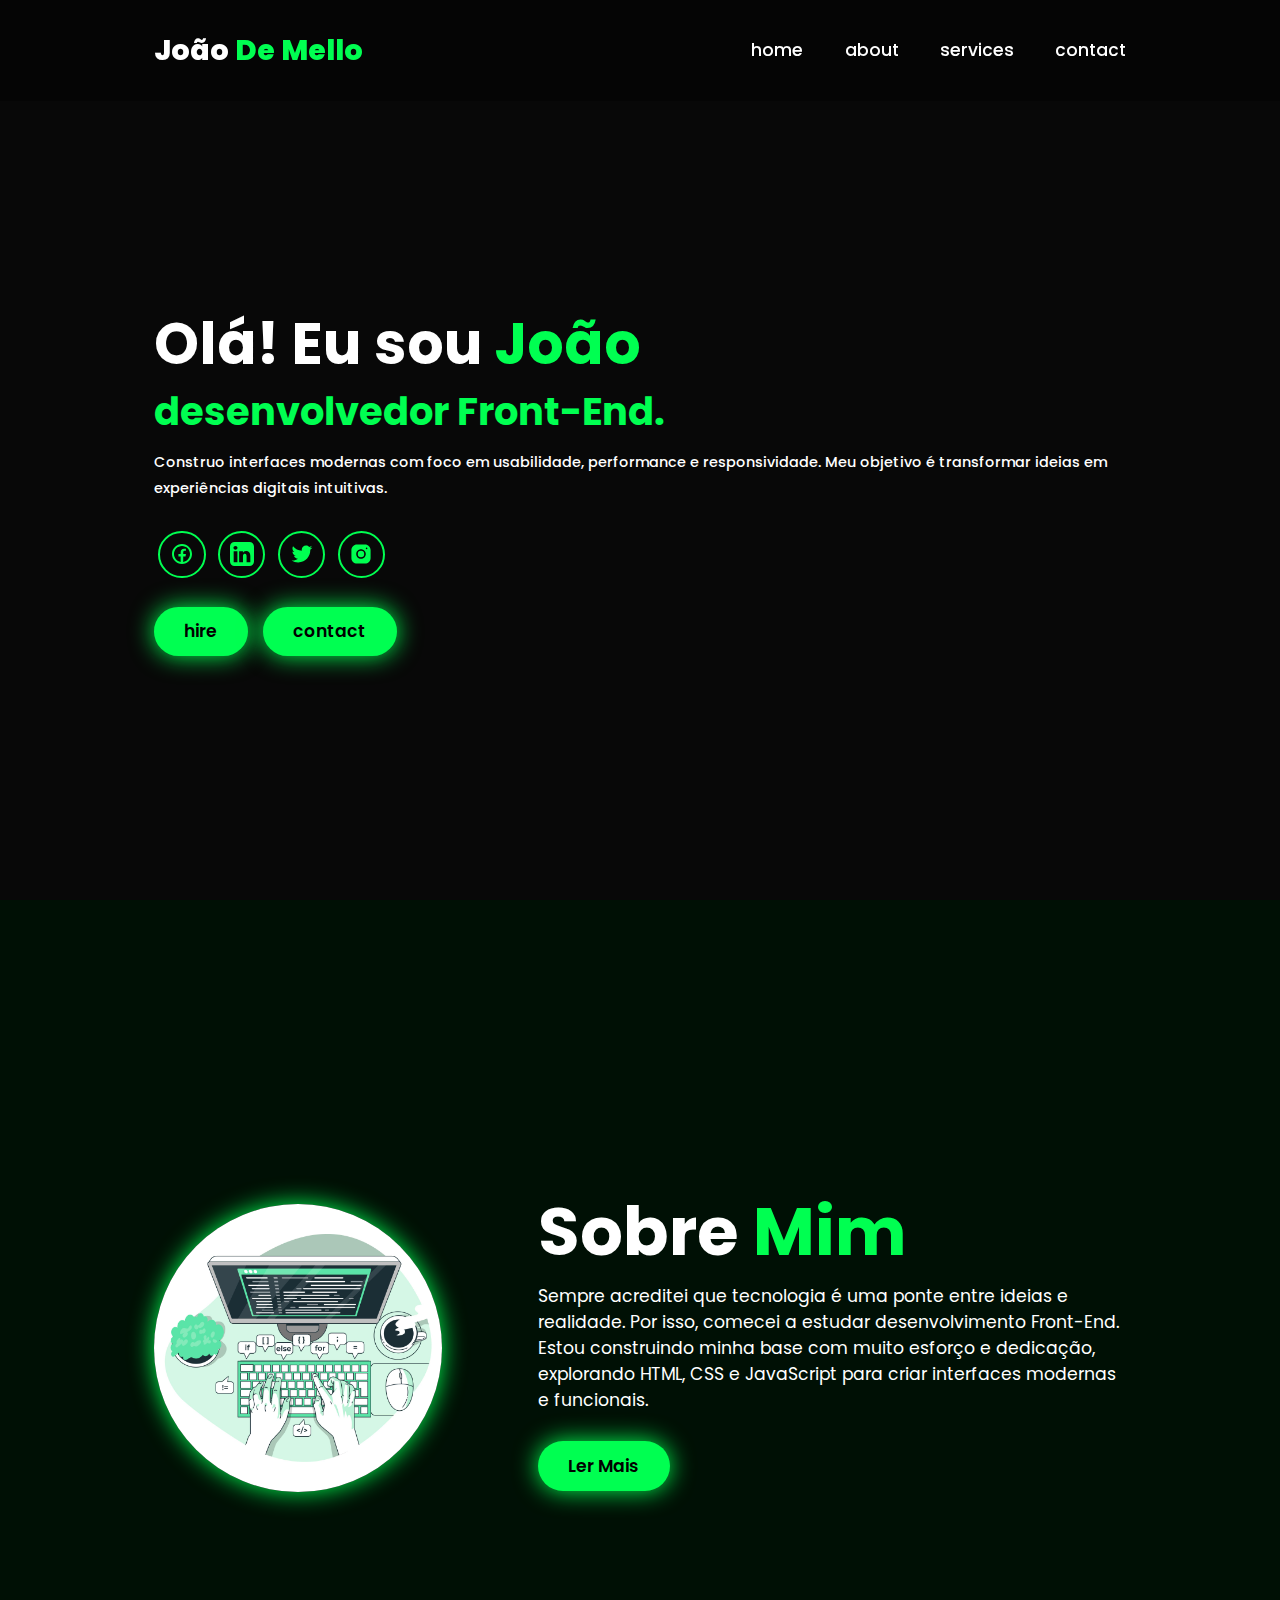
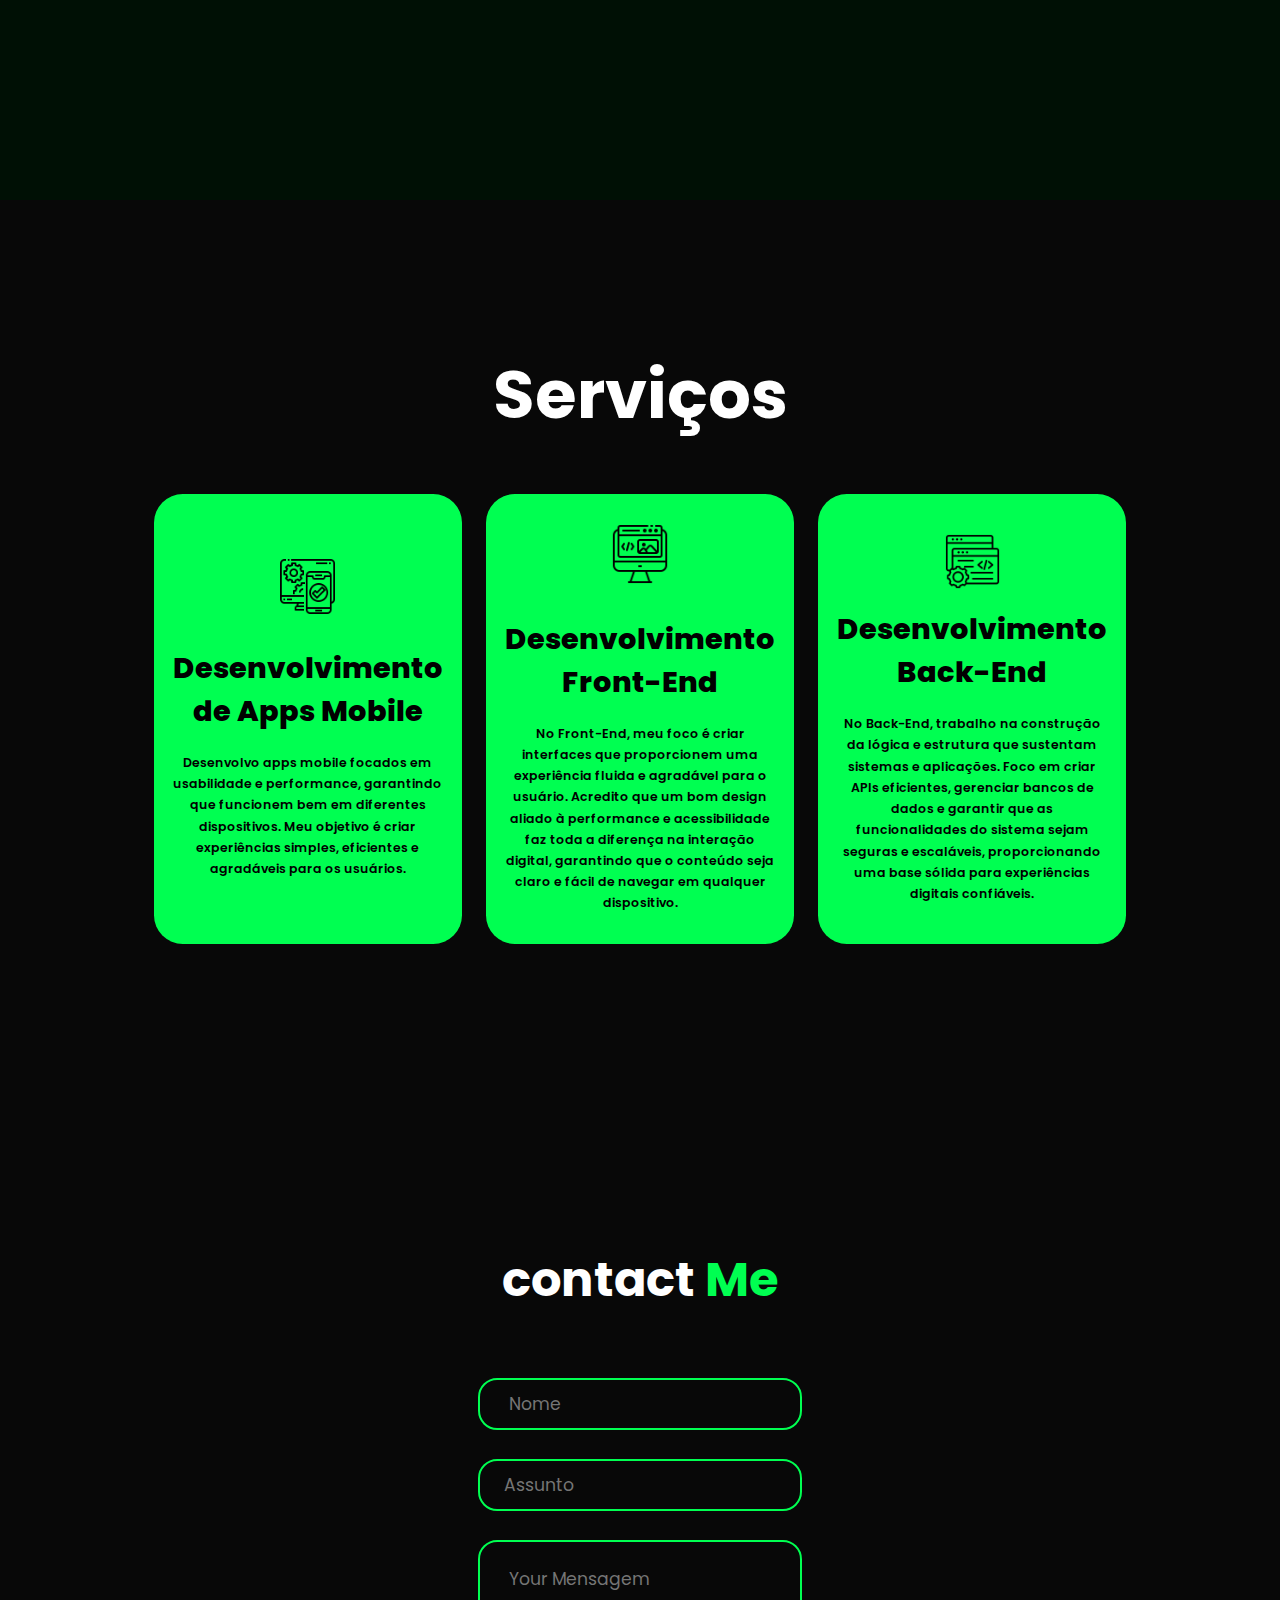
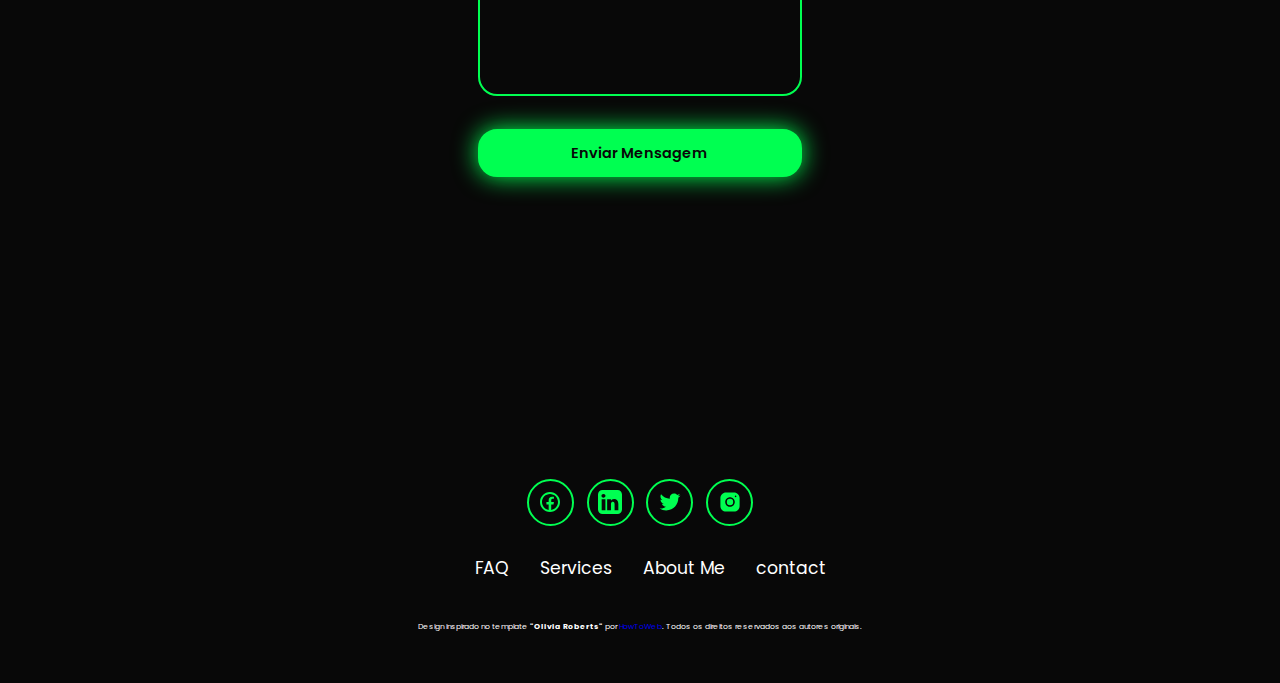
<file: index.html>
<!DOCTYPE html>
<html lang="pt-br">
<head>
    <meta charset="UTF-8">
    <meta name="viewport" content="width=device-width, initial-scale=1.0">
    <title>João De Mello | Portfólio</title>   
    <link rel="stylesheet" href="portifolio.css">
    <link rel="shortcut icon" href="img-portifolio/favicon.png" type="image/x-icon">  
    <link rel="preconnect" href="https://fonts.googleapis.com">
    <link rel="preconnect" href="https://fonts.gstatic.com" crossorigin>
    <link href="https://fonts.googleapis.com/css2?family=Poppins:ital,wght@0,100;0,200;0,300;0,400;0,500;0,600;0,700;0,800;0,900;1,100;1,200;1,300;1,400;1,500;1,600;1,700;1,800;1,900&display=swap" rel="stylesheet">
</head>
<body>
<!--seção-cabeçalho-->
    <header class="header">
        <a href="#home" class="logo">João <span>De Mello
        </span></a>

        <svg class="menu" id="menu" xmlns="http://www.w3.org/2000/svg" x="0px" y="0px" width="25" height="25" viewBox="0 0 50 50"
        style="fill:#00ff51;">
        <path d="M 0 7.5 L 0 12.5 L 50 12.5 L 50 7.5 Z M 0 22.5 L 0 27.5 L 50 27.5 L 50 22.5 Z M 0 37.5 L 0 42.5 L 50 42.5 L 50 37.5 Z"></path>
        </svg>

        <nav class="navbar">
            <a href="#home">home</a>
            <a href="#about">about</a>
            <a href="#services">services</a>
            <a href="#contact">contact</a>
        </nav>
</header>
<!--seção-home-->
<section class="home" id="home">
    <div class="contetent-home">
        <h1>Olá! Eu sou <span>João</span></h1>
        <h3><span>desenvolvedor Front-End.</span></h3>
        <p>Construo interfaces modernas com foco em usabilidade, performance e responsividade. Meu objetivo é transformar ideias em experiências digitais intuitivas.</p>

        <div class="social-midias">
            <a href="https://www.facebook.com/profile.php?id=61575972953410" target="_blank">
<!--facebook-icon-->
                <svg xmlns="http://www.w3.org/2000/svg" x="0px" y="0px" width="24" height="24" viewBox="0 0 24 24"
                style="fill:#00ff51;">
                <path d="M 12 2 C 6.4889971 2 2 6.4889971 2 12 C 2 17.511003 6.4889971 22 12 22 C 17.511003 22 22 17.511003 22 12 C 22 6.4889971 17.511003 2 12 2 z M 12 4 C 16.430123 4 20 7.5698774 20 12 C 20 16.014467 17.065322 19.313017 13.21875 19.898438 L 13.21875 14.384766 L 15.546875 14.384766 L 15.912109 12.019531 L 13.21875 12.019531 L 13.21875 10.726562 C 13.21875 9.7435625 13.538984 8.8710938 14.458984 8.8710938 L 15.935547 8.8710938 L 15.935547 6.8066406 C 15.675547 6.7716406 15.126844 6.6953125 14.089844 6.6953125 C 11.923844 6.6953125 10.654297 7.8393125 10.654297 10.445312 L 10.654297 12.019531 L 8.4277344 12.019531 L 8.4277344 14.384766 L 10.654297 14.384766 L 10.654297 19.878906 C 6.8702905 19.240845 4 15.970237 4 12 C 4 7.5698774 7.5698774 4 12 4 z"></path>
                </svg>
</a>
<!--likedin-icon-->
            <a href="#">
                <svg xmlns="http://www.w3.org/2000/svg" x="0px" y="0px" width="24" height="24" viewBox="0 0 26 26"
                style="fill:#00ff51;">
                <path d="M 21.125 0 L 4.875 0 C 2.183594 0 0 2.183594 0 4.875 L 0 21.125 C 0 23.816406 2.183594 26 4.875 26 L 21.125 26 C 23.816406 26 26 23.816406 26 21.125 L 26 4.875 C 26 2.183594 23.816406 0 21.125 0 Z M 8.039063 22.070313 L 4 22.070313 L 3.976563 9.976563 L 8.015625 9.976563 Z M 5.917969 8.394531 L 5.894531 8.394531 C 4.574219 8.394531 3.722656 7.484375 3.722656 6.351563 C 3.722656 5.191406 4.601563 4.3125 5.945313 4.3125 C 7.289063 4.3125 8.113281 5.191406 8.140625 6.351563 C 8.140625 7.484375 7.285156 8.394531 5.917969 8.394531 Z M 22.042969 22.070313 L 17.96875 22.070313 L 17.96875 15.5 C 17.96875 13.910156 17.546875 12.828125 16.125 12.828125 C 15.039063 12.828125 14.453125 13.558594 14.171875 14.265625 C 14.066406 14.519531 14.039063 14.867188 14.039063 15.222656 L 14.039063 22.070313 L 9.945313 22.070313 L 9.921875 9.976563 L 14.015625 9.976563 L 14.039063 11.683594 C 14.5625 10.875 15.433594 9.730469 17.519531 9.730469 C 20.105469 9.730469 22.039063 11.417969 22.039063 15.046875 L 22.039063 22.070313 Z"></path>
</svg>
</a>
<!--twiter-icon-->
            <a href="#">
                <svg xmlns="http://www.w3.org/2000/svg" x="0px" y="0px" width="24" height="24" viewBox="0 0 30 30"
                style="fill:#00ff51;">
                <path d="M28,6.937c-0.957,0.425-1.985,0.711-3.064,0.84c1.102-0.66,1.947-1.705,2.345-2.951c-1.03,0.611-2.172,1.055-3.388,1.295 c-0.973-1.037-2.359-1.685-3.893-1.685c-2.946,0-5.334,2.389-5.334,5.334c0,0.418,0.048,0.826,0.138,1.215 c-4.433-0.222-8.363-2.346-10.995-5.574C3.351,6.199,3.088,7.115,3.088,8.094c0,1.85,0.941,3.483,2.372,4.439 c-0.874-0.028-1.697-0.268-2.416-0.667c0,0.023,0,0.044,0,0.067c0,2.585,1.838,4.741,4.279,5.23 c-0.447,0.122-0.919,0.187-1.406,0.187c-0.343,0-0.678-0.034-1.003-0.095c0.679,2.119,2.649,3.662,4.983,3.705 c-1.825,1.431-4.125,2.284-6.625,2.284c-0.43,0-0.855-0.025-1.273-0.075c2.361,1.513,5.164,2.396,8.177,2.396 c9.812,0,15.176-8.128,15.176-15.177c0-0.231-0.005-0.461-0.015-0.69C26.38,8.945,27.285,8.006,28,6.937z"></path>
</svg>
</a>
<!--istagram-icon-->
            <a href="https://www.instagram.com/joaodemello___/" target="_blank">
                <svg xmlns="http://www.w3.org/2000/svg" x="0px" y="0px" width="24" height="24" viewBox="0 0 30 30"
                style="fill:#00ff51;">
               <path d="M 9.9980469 3 C 6.1390469 3 3 6.1419531 3 10.001953 L 3 20.001953 C 3 23.860953 6.1419531 27 10.001953 27 L 20.001953 27 C 23.860953 27 27 23.858047 27 19.998047 L 27 9.9980469 C 27 6.1390469 23.858047 3 19.998047 3 L 9.9980469 3 z M 22 7 C 22.552 7 23 7.448 23 8 C 23 8.552 22.552 9 22 9 C 21.448 9 21 8.552 21 8 C 21 7.448 21.448 7 22 7 z M 15 9 C 18.309 9 21 11.691 21 15 C 21 18.309 18.309 21 15 21 C 11.691 21 9 18.309 9 15 C 9 11.691 11.691 9 15 9 z M 15 11 A 4 4 0 0 0 11 15 A 4 4 0 0 0 15 19 A 4 4 0 0 0 19 15 A 4 4 0 0 0 15 11 z"></path>
</svg>
            </a>
        </div>
        
        <div class="bnt-group">
            <a href="#contact" class="bnt" id="bnt-hire">hire</a>
            <a href="#contact" class="bnt" id="bnt-contact">contact</a>
        </div>

        <div class="img-home">
            <img src="img-portifolio/img-main.jpeg" alt="img">
        </div>
    </div>
</section>
<!--section-about-->
<section class="about" id="about">

    <div class="about-img">
    <img   src="img-portifolio/about-img.jpg" alt="img" width="350px">
    </div>

    <div class="about-content">
        <h2>Sobre<span> Mim</span></h2>
        <p>Sempre acreditei que tecnologia é uma ponte entre ideias e realidade. Por isso, comecei a estudar desenvolvimento Front-End. Estou construindo minha base com muito esforço e dedicação, explorando HTML, CSS e JavaScript para criar interfaces modernas e funcionais.</p>

        <a href="#" class="bnt">Ler Mais</a>

    </div>

</section>
<!--section-services-->
<section class="services" id="services">
    <h2 class="heading">Serviços</h2>
    <div class="services-conteiner">
        <div class="services-box">
            <div class="services-info">
                <img src="img-portifolio/mobile-app.png" alt="img" width="55px">
                <br>
                <h4>Desenvolvimento de Apps Mobile</h4>
                <p>Desenvolvo apps mobile focados em usabilidade e performance, garantindo que funcionem bem em diferentes dispositivos. Meu objetivo é criar experiências simples, eficientes e agradáveis para os usuários.
                </p>
                </div>
            </div>

            <div class="services-box">
                <div class="services-info">
                    <img src="img-portifolio/frontend-img.png" alt="img" width="60px">
                    <br>
                    <h4>Desenvolvimento Front-End</h4>
                    <p>No Front-End, meu foco é criar interfaces que proporcionem uma experiência fluida e agradável para o usuário. Acredito que um bom design aliado à performance e acessibilidade faz toda a diferença na interação digital, garantindo que o conteúdo seja claro e fácil de navegar em qualquer dispositivo.

                    </p>
                    </div>
                </div>

                <div class="services-box">
                    <div class="services-info">
                        <img src="img-portifolio/backend-img.png" alt="img" width="55px">
                        <h4>Desenvolvimento Back-End</h4>
                        <p>No Back-End, trabalho na construção da lógica e estrutura que sustentam sistemas e aplicações. Foco em criar APIs eficientes, gerenciar bancos de dados e garantir que as funcionalidades do sistema sejam seguras e escaláveis, proporcionando uma base sólida para experiências digitais confiáveis.</p>
                        </div>
                    </div>
        </div>
    </div>
</section>
<!--section-form-->
<section class="contact" id="contact">
    <h2 class="heading">contact <span>Me</span></h2>

     <form action="" id="whatsappForm">
        <div class="input group">
            <div class="input-box">
                <input type="text" placeholder=" Nome" id="nome">

             <!-- <input type="email" placeholder="Email">-->

            <div class="input-box">
               <!--<input type="number" placeholder="Numero De Telefone">-->

               <input type="text" placeholder="Assunto" id="assunto">

            </div>


        <div class="input group2"></div>
           <textarea name="**" id="mensagem" cols="20" rows="4" placeholder=" Your Mensagem"></textarea>
           <input type="submit" value="Enviar Mensagem" class="bnt" id="bnt-form" style="background-color: #00ff51; color: var(--bg-color);" >
        </div>
     </form>

</section>
<!--section-footer-->
<footer class="footer">
    <div class="social-midias">
        <a href="#">
<!--facebook-icon-->
            <svg xmlns="http://www.w3.org/2000/svg" x="0px" y="0px" width="24" height="24" viewBox="0 0 24 24"
            style="fill:#00ff51;">
            <path d="M 12 2 C 6.4889971 2 2 6.4889971 2 12 C 2 17.511003 6.4889971 22 12 22 C 17.511003 22 22 17.511003 22 12 C 22 6.4889971 17.511003 2 12 2 z M 12 4 C 16.430123 4 20 7.5698774 20 12 C 20 16.014467 17.065322 19.313017 13.21875 19.898438 L 13.21875 14.384766 L 15.546875 14.384766 L 15.912109 12.019531 L 13.21875 12.019531 L 13.21875 10.726562 C 13.21875 9.7435625 13.538984 8.8710938 14.458984 8.8710938 L 15.935547 8.8710938 L 15.935547 6.8066406 C 15.675547 6.7716406 15.126844 6.6953125 14.089844 6.6953125 C 11.923844 6.6953125 10.654297 7.8393125 10.654297 10.445312 L 10.654297 12.019531 L 8.4277344 12.019531 L 8.4277344 14.384766 L 10.654297 14.384766 L 10.654297 19.878906 C 6.8702905 19.240845 4 15.970237 4 12 C 4 7.5698774 7.5698774 4 12 4 z"></path>
            </svg>
</a>
<!--likedin-icon-->
        <a href="#">
            <svg xmlns="http://www.w3.org/2000/svg" x="0px" y="0px" width="24" height="24" viewBox="0 0 26 26"
            style="fill:#00ff51;">
            <path d="M 21.125 0 L 4.875 0 C 2.183594 0 0 2.183594 0 4.875 L 0 21.125 C 0 23.816406 2.183594 26 4.875 26 L 21.125 26 C 23.816406 26 26 23.816406 26 21.125 L 26 4.875 C 26 2.183594 23.816406 0 21.125 0 Z M 8.039063 22.070313 L 4 22.070313 L 3.976563 9.976563 L 8.015625 9.976563 Z M 5.917969 8.394531 L 5.894531 8.394531 C 4.574219 8.394531 3.722656 7.484375 3.722656 6.351563 C 3.722656 5.191406 4.601563 4.3125 5.945313 4.3125 C 7.289063 4.3125 8.113281 5.191406 8.140625 6.351563 C 8.140625 7.484375 7.285156 8.394531 5.917969 8.394531 Z M 22.042969 22.070313 L 17.96875 22.070313 L 17.96875 15.5 C 17.96875 13.910156 17.546875 12.828125 16.125 12.828125 C 15.039063 12.828125 14.453125 13.558594 14.171875 14.265625 C 14.066406 14.519531 14.039063 14.867188 14.039063 15.222656 L 14.039063 22.070313 L 9.945313 22.070313 L 9.921875 9.976563 L 14.015625 9.976563 L 14.039063 11.683594 C 14.5625 10.875 15.433594 9.730469 17.519531 9.730469 C 20.105469 9.730469 22.039063 11.417969 22.039063 15.046875 L 22.039063 22.070313 Z"></path>
</svg>
</a>
<!--twiter-icon-->
        <a href="#">
            <svg xmlns="http://www.w3.org/2000/svg" x="0px" y="0px" width="24" height="24" viewBox="0 0 30 30"
            style="fill:#00ff51;">
            <path d="M28,6.937c-0.957,0.425-1.985,0.711-3.064,0.84c1.102-0.66,1.947-1.705,2.345-2.951c-1.03,0.611-2.172,1.055-3.388,1.295 c-0.973-1.037-2.359-1.685-3.893-1.685c-2.946,0-5.334,2.389-5.334,5.334c0,0.418,0.048,0.826,0.138,1.215 c-4.433-0.222-8.363-2.346-10.995-5.574C3.351,6.199,3.088,7.115,3.088,8.094c0,1.85,0.941,3.483,2.372,4.439 c-0.874-0.028-1.697-0.268-2.416-0.667c0,0.023,0,0.044,0,0.067c0,2.585,1.838,4.741,4.279,5.23 c-0.447,0.122-0.919,0.187-1.406,0.187c-0.343,0-0.678-0.034-1.003-0.095c0.679,2.119,2.649,3.662,4.983,3.705 c-1.825,1.431-4.125,2.284-6.625,2.284c-0.43,0-0.855-0.025-1.273-0.075c2.361,1.513,5.164,2.396,8.177,2.396 c9.812,0,15.176-8.128,15.176-15.177c0-0.231-0.005-0.461-0.015-0.69C26.38,8.945,27.285,8.006,28,6.937z"></path>
</svg>
</a>
<!--istagram-icon-->
        <a href="#">
            <svg xmlns="http://www.w3.org/2000/svg" x="0px" y="0px" width="24" height="24" viewBox="0 0 30 30"
            style="fill:#00ff51;">
           <path d="M 9.9980469 3 C 6.1390469 3 3 6.1419531 3 10.001953 L 3 20.001953 C 3 23.860953 6.1419531 27 10.001953 27 L 20.001953 27 C 23.860953 27 27 23.858047 27 19.998047 L 27 9.9980469 C 27 6.1390469 23.858047 3 19.998047 3 L 9.9980469 3 z M 22 7 C 22.552 7 23 7.448 23 8 C 23 8.552 22.552 9 22 9 C 21.448 9 21 8.552 21 8 C 21 7.448 21.448 7 22 7 z M 15 9 C 18.309 9 21 11.691 21 15 C 21 18.309 18.309 21 15 21 C 11.691 21 9 18.309 9 15 C 9 11.691 11.691 9 15 9 z M 15 11 A 4 4 0 0 0 11 15 A 4 4 0 0 0 15 19 A 4 4 0 0 0 19 15 A 4 4 0 0 0 15 11 z"></path>
</svg>
        </a>
    </div>
  
    </div>
    <ul class="list">
        <li><a href="#">FAQ</a></li>
        <li><a href="#Services">Services</a></li>
        <li><a href="#About">About Me</a></li>
        <li><a href="#contact">contact</a></li>
    </ul>
    <p style="font-size: 0.8rem;" class="direitos-reservados">
        Design inspirado no template <strong>"Olivia Roberts"</strong> por <a href="https://buymeacoffee.com/howtoweb" target="_blank">HowToWeb</a>. Todos os direitos reservados aos autores originais.
      </p>
      
</footer>
<!--section-script-->
<script>
  
  
    document.getElementById('whatsappForm').addEventListener('submit', function(event) {
    event.preventDefault(); // Impede o envio padrão do formulário

    const nome = document.getElementById('nome').value;
    const assunto = document.getElementById('assunto').value;
    const mensagem = document.getElementById('mensagem').value;

    // =========================================================================
    // *** ONDE COLOCAR SEU NÚMERO DE WHATSAPP ***
    //
    // IMPORTANTE: Use o formato internacional, apenas dígitos.
    // EXEMPLO PARA BRASIL: 55 (código do país) + DDD (ex: 84) + Número (ex: 987654321)
    // Se seu número é (84) 98791-0714, você deve colocar '5584987910714'
    //
    // SUBSTITUA O VALOR ABAIXO PELO SEU NÚMERO REAL!
    const numeroWhatsAppForm = '5584987910714'; // <-- VARIÁVEL RENOMEADA
    // =========================================================================

    // Constrói a mensagem completa para o WhatsApp
    let textoWhatsApp = `Olá, João! Recebi uma nova mensagem do seu portfólio.\n\n`;
    textoWhatsApp += `*Detalhes do Contato:*\n`;
    textoWhatsApp += `Nome: ${nome}\n`;
    if (assunto) {
        textoWhatsApp += `Assunto: ${assunto}\n`;
    }
    textoWhatsApp += `\n*mensagem:*\n${mensagem}\n\n`;
    textoWhatsApp += `--- (Enviado via formulário do portfólio)`;

    // Codifica a mensagem para URL
    const encodedTexto = encodeURIComponent(textoWhatsApp);

    // Cria a URL do WhatsApp
    const urlWhatsApp = `https://wa.me/${numeroWhatsAppForm}?text=${encodedTexto}`;

    // Abre o WhatsApp em nova aba
    window.open(urlWhatsApp, '_blank');

    // Limpa o formulário
    this.reset();
});
</script>


</script>
    <script src="portifolio.js"></script>
</body>
</html>
</file>
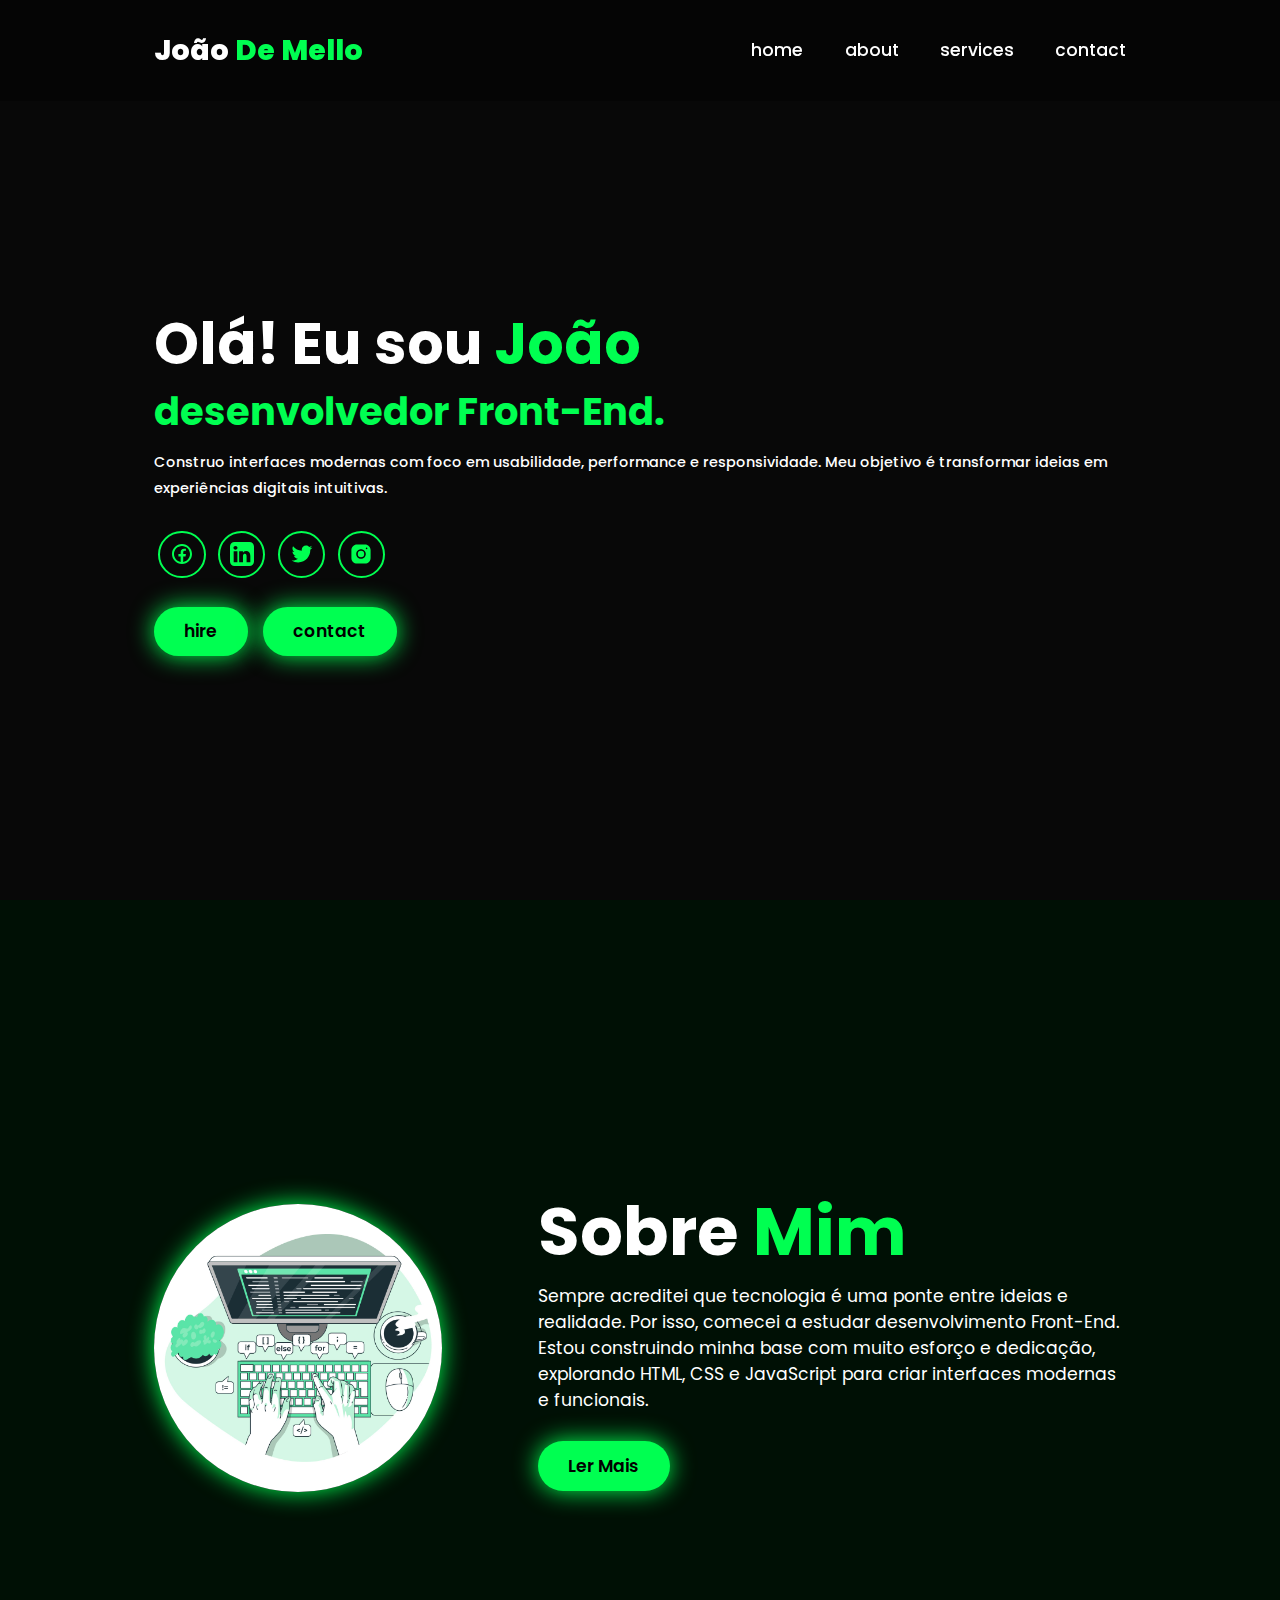
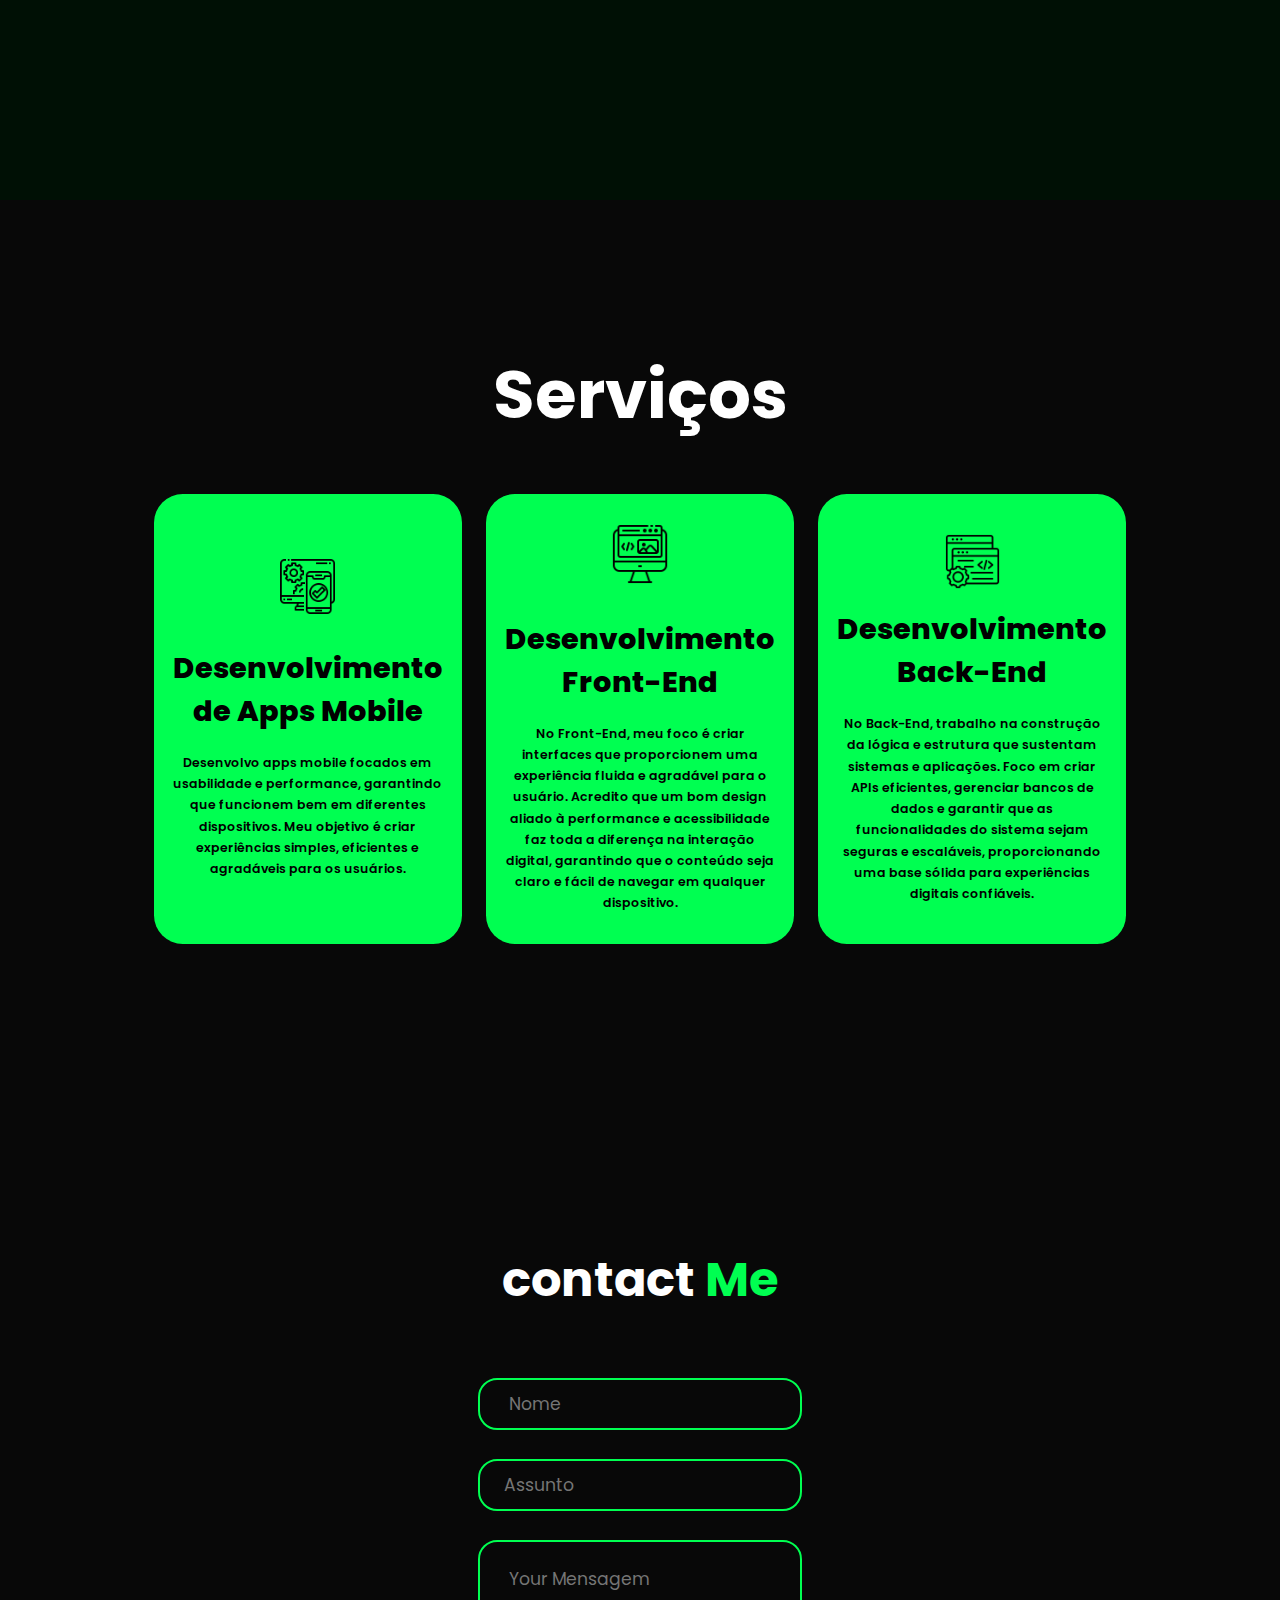
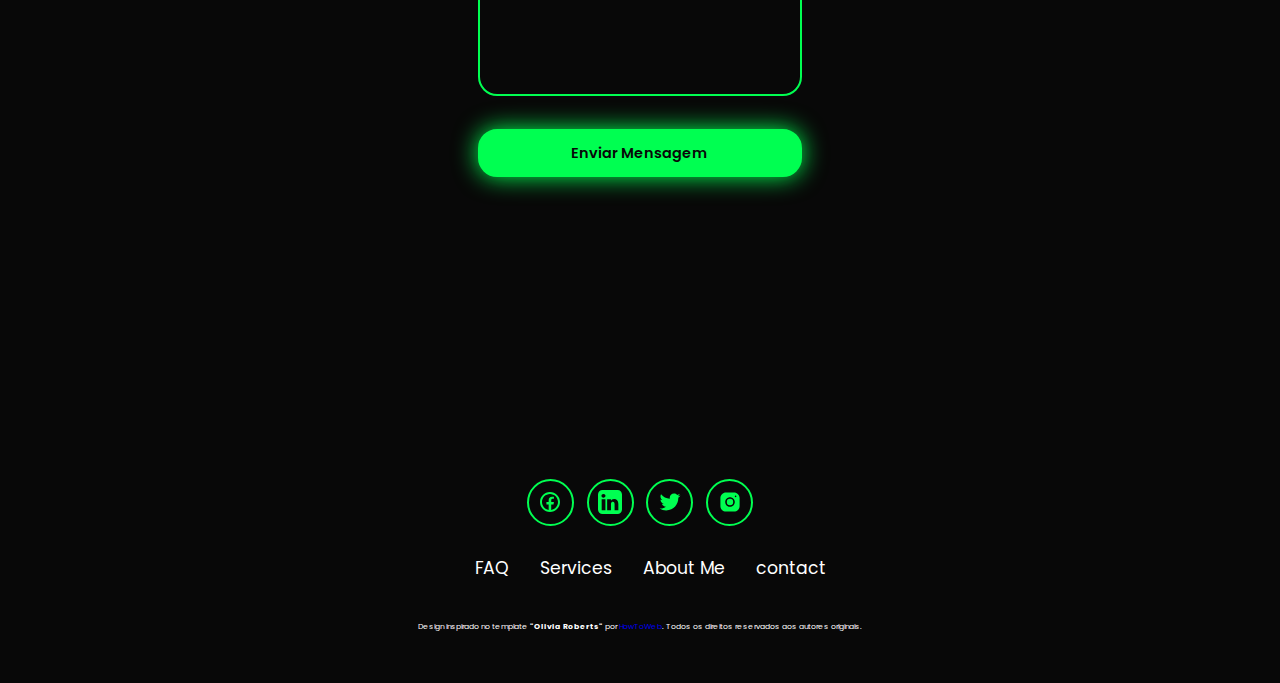
<file: portifolio.html>
<!DOCTYPE html>
<html lang="pt-br">
<head>
    <meta charset="UTF-8">
    <meta name="viewport" content="width=device-width, initial-scale=1.0">
    <title>João De Mello | Portfólio</title>   
    <link rel="stylesheet" href="portifolio.css">
    <link rel="shortcut icon" href="img-portifolio/favicon.png" type="image/x-icon">  
    <link rel="preconnect" href="https://fonts.googleapis.com">
    <link rel="preconnect" href="https://fonts.gstatic.com" crossorigin>
    <link href="https://fonts.googleapis.com/css2?family=Poppins:ital,wght@0,100;0,200;0,300;0,400;0,500;0,600;0,700;0,800;0,900;1,100;1,200;1,300;1,400;1,500;1,600;1,700;1,800;1,900&display=swap" rel="stylesheet">
</head>
<body>
<!--seção-cabeçalho-->
    <header class="header">
        <a href="#home" class="logo">João <span>De Mello
        </span></a>

        <svg class="menu" id="menu" xmlns="http://www.w3.org/2000/svg" x="0px" y="0px" width="25" height="25" viewBox="0 0 50 50"
        style="fill:#00ff51;">
        <path d="M 0 7.5 L 0 12.5 L 50 12.5 L 50 7.5 Z M 0 22.5 L 0 27.5 L 50 27.5 L 50 22.5 Z M 0 37.5 L 0 42.5 L 50 42.5 L 50 37.5 Z"></path>
        </svg>

        <nav class="navbar">
            <a href="#home">home</a>
            <a href="#about">about</a>
            <a href="#services">services</a>
            <a href="#contact">contact</a>
        </nav>
</header>
<!--seção-home-->
<section class="home" id="home">
    <div class="contetent-home">
        <h1>Olá! Eu sou <span>João</span></h1>
        <h3><span>desenvolvedor Front-End.</span></h3>
        <p>Construo interfaces modernas com foco em usabilidade, performance e responsividade. Meu objetivo é transformar ideias em experiências digitais intuitivas.</p>

        <div class="social-midias">
            <a href="https://www.facebook.com/profile.php?id=61575972953410" target="_blank">
<!--facebook-icon-->
                <svg xmlns="http://www.w3.org/2000/svg" x="0px" y="0px" width="24" height="24" viewBox="0 0 24 24"
                style="fill:#00ff51;">
                <path d="M 12 2 C 6.4889971 2 2 6.4889971 2 12 C 2 17.511003 6.4889971 22 12 22 C 17.511003 22 22 17.511003 22 12 C 22 6.4889971 17.511003 2 12 2 z M 12 4 C 16.430123 4 20 7.5698774 20 12 C 20 16.014467 17.065322 19.313017 13.21875 19.898438 L 13.21875 14.384766 L 15.546875 14.384766 L 15.912109 12.019531 L 13.21875 12.019531 L 13.21875 10.726562 C 13.21875 9.7435625 13.538984 8.8710938 14.458984 8.8710938 L 15.935547 8.8710938 L 15.935547 6.8066406 C 15.675547 6.7716406 15.126844 6.6953125 14.089844 6.6953125 C 11.923844 6.6953125 10.654297 7.8393125 10.654297 10.445312 L 10.654297 12.019531 L 8.4277344 12.019531 L 8.4277344 14.384766 L 10.654297 14.384766 L 10.654297 19.878906 C 6.8702905 19.240845 4 15.970237 4 12 C 4 7.5698774 7.5698774 4 12 4 z"></path>
                </svg>
</a>
<!--likedin-icon-->
            <a href="#">
                <svg xmlns="http://www.w3.org/2000/svg" x="0px" y="0px" width="24" height="24" viewBox="0 0 26 26"
                style="fill:#00ff51;">
                <path d="M 21.125 0 L 4.875 0 C 2.183594 0 0 2.183594 0 4.875 L 0 21.125 C 0 23.816406 2.183594 26 4.875 26 L 21.125 26 C 23.816406 26 26 23.816406 26 21.125 L 26 4.875 C 26 2.183594 23.816406 0 21.125 0 Z M 8.039063 22.070313 L 4 22.070313 L 3.976563 9.976563 L 8.015625 9.976563 Z M 5.917969 8.394531 L 5.894531 8.394531 C 4.574219 8.394531 3.722656 7.484375 3.722656 6.351563 C 3.722656 5.191406 4.601563 4.3125 5.945313 4.3125 C 7.289063 4.3125 8.113281 5.191406 8.140625 6.351563 C 8.140625 7.484375 7.285156 8.394531 5.917969 8.394531 Z M 22.042969 22.070313 L 17.96875 22.070313 L 17.96875 15.5 C 17.96875 13.910156 17.546875 12.828125 16.125 12.828125 C 15.039063 12.828125 14.453125 13.558594 14.171875 14.265625 C 14.066406 14.519531 14.039063 14.867188 14.039063 15.222656 L 14.039063 22.070313 L 9.945313 22.070313 L 9.921875 9.976563 L 14.015625 9.976563 L 14.039063 11.683594 C 14.5625 10.875 15.433594 9.730469 17.519531 9.730469 C 20.105469 9.730469 22.039063 11.417969 22.039063 15.046875 L 22.039063 22.070313 Z"></path>
</svg>
</a>
<!--twiter-icon-->
            <a href="#">
                <svg xmlns="http://www.w3.org/2000/svg" x="0px" y="0px" width="24" height="24" viewBox="0 0 30 30"
                style="fill:#00ff51;">
                <path d="M28,6.937c-0.957,0.425-1.985,0.711-3.064,0.84c1.102-0.66,1.947-1.705,2.345-2.951c-1.03,0.611-2.172,1.055-3.388,1.295 c-0.973-1.037-2.359-1.685-3.893-1.685c-2.946,0-5.334,2.389-5.334,5.334c0,0.418,0.048,0.826,0.138,1.215 c-4.433-0.222-8.363-2.346-10.995-5.574C3.351,6.199,3.088,7.115,3.088,8.094c0,1.85,0.941,3.483,2.372,4.439 c-0.874-0.028-1.697-0.268-2.416-0.667c0,0.023,0,0.044,0,0.067c0,2.585,1.838,4.741,4.279,5.23 c-0.447,0.122-0.919,0.187-1.406,0.187c-0.343,0-0.678-0.034-1.003-0.095c0.679,2.119,2.649,3.662,4.983,3.705 c-1.825,1.431-4.125,2.284-6.625,2.284c-0.43,0-0.855-0.025-1.273-0.075c2.361,1.513,5.164,2.396,8.177,2.396 c9.812,0,15.176-8.128,15.176-15.177c0-0.231-0.005-0.461-0.015-0.69C26.38,8.945,27.285,8.006,28,6.937z"></path>
</svg>
</a>
<!--istagram-icon-->
            <a href="https://www.instagram.com/joaodemello___/" target="_blank">
                <svg xmlns="http://www.w3.org/2000/svg" x="0px" y="0px" width="24" height="24" viewBox="0 0 30 30"
                style="fill:#00ff51;">
               <path d="M 9.9980469 3 C 6.1390469 3 3 6.1419531 3 10.001953 L 3 20.001953 C 3 23.860953 6.1419531 27 10.001953 27 L 20.001953 27 C 23.860953 27 27 23.858047 27 19.998047 L 27 9.9980469 C 27 6.1390469 23.858047 3 19.998047 3 L 9.9980469 3 z M 22 7 C 22.552 7 23 7.448 23 8 C 23 8.552 22.552 9 22 9 C 21.448 9 21 8.552 21 8 C 21 7.448 21.448 7 22 7 z M 15 9 C 18.309 9 21 11.691 21 15 C 21 18.309 18.309 21 15 21 C 11.691 21 9 18.309 9 15 C 9 11.691 11.691 9 15 9 z M 15 11 A 4 4 0 0 0 11 15 A 4 4 0 0 0 15 19 A 4 4 0 0 0 19 15 A 4 4 0 0 0 15 11 z"></path>
</svg>
            </a>
        </div>
        
        <div class="bnt-group">
            <a href="#contact" class="bnt" id="bnt-hire">hire</a>
            <a href="#contact" class="bnt" id="bnt-contact">contact</a>
        </div>

        <div class="img-home">
            <img src="img-portifolio/img-main.jpeg" alt="img">
        </div>
    </div>
</section>
<!--section-about-->
<section class="about" id="about">

    <div class="about-img">
    <img   src="img-portifolio/about-img.jpg" alt="img" width="350px">
    </div>

    <div class="about-content">
        <h2>Sobre<span> Mim</span></h2>
        <p>Sempre acreditei que tecnologia é uma ponte entre ideias e realidade. Por isso, comecei a estudar desenvolvimento Front-End. Estou construindo minha base com muito esforço e dedicação, explorando HTML, CSS e JavaScript para criar interfaces modernas e funcionais.</p>

        <a href="#" class="bnt">Ler Mais</a>

    </div>

</section>
<!--section-services-->
<section class="services" id="services">
    <h2 class="heading">Serviços</h2>
    <div class="services-conteiner">
        <div class="services-box">
            <div class="services-info">
                <img src="img-portifolio/mobile-app.png" alt="img" width="55px">
                <br>
                <h4>Desenvolvimento de Apps Mobile</h4>
                <p>Desenvolvo apps mobile focados em usabilidade e performance, garantindo que funcionem bem em diferentes dispositivos. Meu objetivo é criar experiências simples, eficientes e agradáveis para os usuários.
                </p>
                </div>
            </div>

            <div class="services-box">
                <div class="services-info">
                    <img src="img-portifolio/frontend-img.png" alt="img" width="60px">
                    <br>
                    <h4>Desenvolvimento Front-End</h4>
                    <p>No Front-End, meu foco é criar interfaces que proporcionem uma experiência fluida e agradável para o usuário. Acredito que um bom design aliado à performance e acessibilidade faz toda a diferença na interação digital, garantindo que o conteúdo seja claro e fácil de navegar em qualquer dispositivo.

                    </p>
                    </div>
                </div>

                <div class="services-box">
                    <div class="services-info">
                        <img src="img-portifolio/backend-img.png" alt="img" width="55px">
                        <h4>Desenvolvimento Back-End</h4>
                        <p>No Back-End, trabalho na construção da lógica e estrutura que sustentam sistemas e aplicações. Foco em criar APIs eficientes, gerenciar bancos de dados e garantir que as funcionalidades do sistema sejam seguras e escaláveis, proporcionando uma base sólida para experiências digitais confiáveis.</p>
                        </div>
                    </div>
        </div>
    </div>
</section>
<!--section-form-->
<section class="contact" id="contact">
    <h2 class="heading">contact <span>Me</span></h2>

     <form action="" id="whatsappForm">
        <div class="input group">
            <div class="input-box">
                <input type="text" placeholder=" Nome" id="nome">

             <!-- <input type="email" placeholder="Email">-->

            <div class="input-box">
               <!--<input type="number" placeholder="Numero De Telefone">-->

               <input type="text" placeholder="Assunto" id="assunto">

            </div>


        <div class="input group2"></div>
           <textarea name="**" id="mensagem" cols="20" rows="4" placeholder=" Your Mensagem"></textarea>
           <input type="submit" value="Enviar Mensagem" class="bnt" id="bnt-form" style="background-color: #00ff51; color: var(--bg-color);" >
        </div>
     </form>

</section>
<!--section-footer-->
<footer class="footer">
    <div class="social-midias">
        <a href="#">
<!--facebook-icon-->
            <svg xmlns="http://www.w3.org/2000/svg" x="0px" y="0px" width="24" height="24" viewBox="0 0 24 24"
            style="fill:#00ff51;">
            <path d="M 12 2 C 6.4889971 2 2 6.4889971 2 12 C 2 17.511003 6.4889971 22 12 22 C 17.511003 22 22 17.511003 22 12 C 22 6.4889971 17.511003 2 12 2 z M 12 4 C 16.430123 4 20 7.5698774 20 12 C 20 16.014467 17.065322 19.313017 13.21875 19.898438 L 13.21875 14.384766 L 15.546875 14.384766 L 15.912109 12.019531 L 13.21875 12.019531 L 13.21875 10.726562 C 13.21875 9.7435625 13.538984 8.8710938 14.458984 8.8710938 L 15.935547 8.8710938 L 15.935547 6.8066406 C 15.675547 6.7716406 15.126844 6.6953125 14.089844 6.6953125 C 11.923844 6.6953125 10.654297 7.8393125 10.654297 10.445312 L 10.654297 12.019531 L 8.4277344 12.019531 L 8.4277344 14.384766 L 10.654297 14.384766 L 10.654297 19.878906 C 6.8702905 19.240845 4 15.970237 4 12 C 4 7.5698774 7.5698774 4 12 4 z"></path>
            </svg>
</a>
<!--likedin-icon-->
        <a href="#">
            <svg xmlns="http://www.w3.org/2000/svg" x="0px" y="0px" width="24" height="24" viewBox="0 0 26 26"
            style="fill:#00ff51;">
            <path d="M 21.125 0 L 4.875 0 C 2.183594 0 0 2.183594 0 4.875 L 0 21.125 C 0 23.816406 2.183594 26 4.875 26 L 21.125 26 C 23.816406 26 26 23.816406 26 21.125 L 26 4.875 C 26 2.183594 23.816406 0 21.125 0 Z M 8.039063 22.070313 L 4 22.070313 L 3.976563 9.976563 L 8.015625 9.976563 Z M 5.917969 8.394531 L 5.894531 8.394531 C 4.574219 8.394531 3.722656 7.484375 3.722656 6.351563 C 3.722656 5.191406 4.601563 4.3125 5.945313 4.3125 C 7.289063 4.3125 8.113281 5.191406 8.140625 6.351563 C 8.140625 7.484375 7.285156 8.394531 5.917969 8.394531 Z M 22.042969 22.070313 L 17.96875 22.070313 L 17.96875 15.5 C 17.96875 13.910156 17.546875 12.828125 16.125 12.828125 C 15.039063 12.828125 14.453125 13.558594 14.171875 14.265625 C 14.066406 14.519531 14.039063 14.867188 14.039063 15.222656 L 14.039063 22.070313 L 9.945313 22.070313 L 9.921875 9.976563 L 14.015625 9.976563 L 14.039063 11.683594 C 14.5625 10.875 15.433594 9.730469 17.519531 9.730469 C 20.105469 9.730469 22.039063 11.417969 22.039063 15.046875 L 22.039063 22.070313 Z"></path>
</svg>
</a>
<!--twiter-icon-->
        <a href="#">
            <svg xmlns="http://www.w3.org/2000/svg" x="0px" y="0px" width="24" height="24" viewBox="0 0 30 30"
            style="fill:#00ff51;">
            <path d="M28,6.937c-0.957,0.425-1.985,0.711-3.064,0.84c1.102-0.66,1.947-1.705,2.345-2.951c-1.03,0.611-2.172,1.055-3.388,1.295 c-0.973-1.037-2.359-1.685-3.893-1.685c-2.946,0-5.334,2.389-5.334,5.334c0,0.418,0.048,0.826,0.138,1.215 c-4.433-0.222-8.363-2.346-10.995-5.574C3.351,6.199,3.088,7.115,3.088,8.094c0,1.85,0.941,3.483,2.372,4.439 c-0.874-0.028-1.697-0.268-2.416-0.667c0,0.023,0,0.044,0,0.067c0,2.585,1.838,4.741,4.279,5.23 c-0.447,0.122-0.919,0.187-1.406,0.187c-0.343,0-0.678-0.034-1.003-0.095c0.679,2.119,2.649,3.662,4.983,3.705 c-1.825,1.431-4.125,2.284-6.625,2.284c-0.43,0-0.855-0.025-1.273-0.075c2.361,1.513,5.164,2.396,8.177,2.396 c9.812,0,15.176-8.128,15.176-15.177c0-0.231-0.005-0.461-0.015-0.69C26.38,8.945,27.285,8.006,28,6.937z"></path>
</svg>
</a>
<!--istagram-icon-->
        <a href="#">
            <svg xmlns="http://www.w3.org/2000/svg" x="0px" y="0px" width="24" height="24" viewBox="0 0 30 30"
            style="fill:#00ff51;">
           <path d="M 9.9980469 3 C 6.1390469 3 3 6.1419531 3 10.001953 L 3 20.001953 C 3 23.860953 6.1419531 27 10.001953 27 L 20.001953 27 C 23.860953 27 27 23.858047 27 19.998047 L 27 9.9980469 C 27 6.1390469 23.858047 3 19.998047 3 L 9.9980469 3 z M 22 7 C 22.552 7 23 7.448 23 8 C 23 8.552 22.552 9 22 9 C 21.448 9 21 8.552 21 8 C 21 7.448 21.448 7 22 7 z M 15 9 C 18.309 9 21 11.691 21 15 C 21 18.309 18.309 21 15 21 C 11.691 21 9 18.309 9 15 C 9 11.691 11.691 9 15 9 z M 15 11 A 4 4 0 0 0 11 15 A 4 4 0 0 0 15 19 A 4 4 0 0 0 19 15 A 4 4 0 0 0 15 11 z"></path>
</svg>
        </a>
    </div>
  
    </div>
    <ul class="list">
        <li><a href="#">FAQ</a></li>
        <li><a href="#Services">Services</a></li>
        <li><a href="#About">About Me</a></li>
        <li><a href="#contact">contact</a></li>
    </ul>
    <p style="font-size: 0.8rem;" class="direitos-reservados">
        Design inspirado no template <strong>"Olivia Roberts"</strong> por <a href="https://buymeacoffee.com/howtoweb" target="_blank">HowToWeb</a>. Todos os direitos reservados aos autores originais.
      </p>
      
</footer>
<!--section-script-->
<script>
  
  
    document.getElementById('whatsappForm').addEventListener('submit', function(event) {
    event.preventDefault(); // Impede o envio padrão do formulário

    const nome = document.getElementById('nome').value;
    const assunto = document.getElementById('assunto').value;
    const mensagem = document.getElementById('mensagem').value;

    // =========================================================================
    // *** ONDE COLOCAR SEU NÚMERO DE WHATSAPP ***
    //
    // IMPORTANTE: Use o formato internacional, apenas dígitos.
    // EXEMPLO PARA BRASIL: 55 (código do país) + DDD (ex: 84) + Número (ex: 987654321)
    // Se seu número é (84) 98791-0714, você deve colocar '5584987910714'
    //
    // SUBSTITUA O VALOR ABAIXO PELO SEU NÚMERO REAL!
    const numeroWhatsAppForm = '5584987910714'; // <-- VARIÁVEL RENOMEADA
    // =========================================================================

    // Constrói a mensagem completa para o WhatsApp
    let textoWhatsApp = `Olá, João! Recebi uma nova mensagem do seu portfólio.\n\n`;
    textoWhatsApp += `*Detalhes do Contato:*\n`;
    textoWhatsApp += `Nome: ${nome}\n`;
    if (assunto) {
        textoWhatsApp += `Assunto: ${assunto}\n`;
    }
    textoWhatsApp += `\n*mensagem:*\n${mensagem}\n\n`;
    textoWhatsApp += `--- (Enviado via formulário do portfólio)`;

    // Codifica a mensagem para URL
    const encodedTexto = encodeURIComponent(textoWhatsApp);

    // Cria a URL do WhatsApp
    const urlWhatsApp = `https://wa.me/${numeroWhatsAppForm}?text=${encodedTexto}`;

    // Abre o WhatsApp em nova aba
    window.open(urlWhatsApp, '_blank');

    // Limpa o formulário
    this.reset();
});
</script>


</script>
    <script src="portifolio.js"></script>
</body>
</html>
</file>
<file: portifolio.css>
*{
    padding: 0;
    margin: 0;
    box-sizing: border-box;
    text-decoration: none;
    border: none;
    outline: none;
    scroll-behavior: smooth;
    font-family: "Poppins", sans-serif;
}
html{
    font-size: 60%;
    overflow-x: hidden;
}
:root{
    --bg-color:#080808;
    --second-bg-color:#001005;
    --text-color:white;
    --main-color:#00ff51;
}
body{
    background-color: var(--bg-color);
    color: var(--text-color);
}
.header{
    position: fixed;
    width: 100%;
    top: 0;
    left: 0;
    padding: 3rem 12%;
    background-color: rgba(0,0,0, 0.3);
    backdrop-filter: blur(10px);
    display: flex;
    justify-content: space-between;
    align-items: center;
    z-index: 100;
}
.logo{
    font-size: 3rem;
    color: var(--text-color);
    font-weight: 800;
    cursor: pointer;
    transition:  0.3s ease;
}
.logo:hover{
    transform: scale(1.1);
}
span{
    color: var(--main-color);
}
.navbar a{
  font-size: 1.8rem;
  color: var(--text-color);
  margin-left: 4rem;
  font-weight: 500;
  border-bottom: 3px solid transparent ;
  transition: 0.3s ease;

}
.navbar a:hover{
    border-bottom: 3px solid var(--main-color);
    color: var(--main-color);
}
section{
    min-height: 100vh;
    padding: 10rem 12%;
}
.home{
    display: flex;
    align-items: center;
    justify-content: center;
    gap: 15rem;
}
.contetent-home{
    display: flex;
    flex-direction: column;
    align-items: flex-start;
    text-align: left;
    display: inline-block;
    margin-top: 6rem;
}
.contetent-home h1{
    font-size: 6rem;
    font-weight: 700;
    margin-top: 1.5rem;
    line-height: 1;
}
.contetent-home h3{
    font-size: 4rem;
    margin: 1rem 0;
}
.contetent-home p{
    font-size: 1.5rem;
    font-weight: 500;
    line-height: 1.8;
}
.img-home img{
   width: 32vh;
   border-radius: 50%;
   box-shadow: 0 0 25px var(--main-color);
   transition: 0.4s ease-in-out;
   float: right;
   display: none;
}
.img-home img:hover{
    box-shadow: 0 0 25px  var(--main-color),
                0 0 50px  var(--main-color),
                0 0 10px var(--main-color);
    cursor: pointer;
    
}
.social-midias a{
    display: inline-flex;
    justify-content: center;
    align-items: center;
    font-size: 3rem;
    padding: 1rem;
    background: transparent;
    border: 2px solid var(--main-color);
    border-radius: 50%;
    color: var(--main-color);
    margin: 3rem 0.5rem;
    transition: 0.3s ease;
}
.social-midias a:hover{
    color: var(--text-color);
    transform: scale(1.2)translateY(-5px);
    box-shadow: 0 0 25px var(--main-color);


}
.bnt-group{
    display: flex;
    gap: 1.5rem;

}
.bnt{
    display: inline-block;
    padding: 1rem 3rem;
    background-color: var(--main-color);
    box-shadow: 0 0 25px  var(--main-color);
    border-radius: 3rem;
    font-size: 1.8rem;
    color: black;
    border: 2px solid transparent;
    font-weight: 600;
    transition: 0.3s ease-in-out;
}
.bnt:hover{
    transform: scale(1.05);
    box-shadow: 0 0 25px  var(--main-color),
                0 0 50px  var(--main-color);
}
.bnt-group a :nth-of-type(2){
    background-color: black;
    color: var(--main-color);
    border: 2px solid var(--main-color);
    box-shadow: 0 0 25px  transparent,

}
.bnt-group a :nth-of-type(2){
    box-shadow: 0 0 25px  var(--main-color);
    background-color: var(--main-color);
    color: black;
 
}
.about{
    display: flex;
    justify-content: center;
    align-items: center;
    gap: 10rem;
    background-color: var(--second-bg-color);
}
.about-img img {
    width: 32vh;
    border-radius: 50%;
    box-shadow: 0 0 25px var(--main-color);
    transition: 0.4s ease-in-out;
}
.about-img :hover{
    box-shadow: 0 0 25px  var(--main-color),
    0 0 50px  var(--main-color),
    0 0 10px var(--main-color);
cursor: pointer;
}
.about-content h2{
   font-size: 7rem;
   text-align: left;
}
.about-content p{
    font-size: 1.8rem;

}
.about-content .bnt{
    margin: 3rem 0;
}
::-webkit-scrollbar{
    width: 20px;
}
::-webkit-scrollbar-thumb{
    background-color: var(--main-color);
}
::-webkit-scrollbar-track{
    background-color: var(--bg-color);

}
.heading{
    text-align: center;
    font-size: 7rem;
    margin: 5rem 0;
}
.services{
    background-color: var(--bg-color);
    color: black;
}
.services h2{
    color: var(--text-color);
}
.services-conteiner{
    display: grid;
    grid-template-columns: repeat(auto-fit,minmax(300px,1fr));
    align-items: center;
    gap: 2.5rem;
}
.services-box{
    display: flex;
    justify-content: center;
    align-items: center;
    background-color: var(--main-color);
    height: 450px;
    border-radius: 3rem;
    cursor: pointer;
    border: 5px solid transparent;
    transition: 0.4s ease-in-out;
}
.services-box:hover{
    background-color: white;
    color: var(--main-color);
    border: 5px solid var(--main-color);
    transform: scale(1.03);
}
.services-info{
    display: flex;
    flex-direction: column;
    text-align: center;
    justify-content: center;
    align-items: center;
    padding: 7rem;
}
.services-info i {
    font-size: 8rem;
}
.services-info h4{
    font-size: 3rem ;
    margin: 2rem 0;
    font-weight: 800;
}
.services-info p {
    font-size: 1.3rem;
    font-weight: 600;
    line-height: 1.7;

}
.contact{
    background-color: var(--bg-color);
}
.contact h2{
    margin-bottom: 3rem;
    color: var(--text-color);
    font-size: 5rem;
}
.contact form{
    display: flex;
    align-items: center;
    justify-content: center;
    gap: 3rem;
    margin: 5rem 0;
    text-align: center;
}
.contact form .input-box input,
.contact form textarea{
    width: 60%;
    padding: 2.5rem;
    font-size: 1.8rem;
    color: var(--text-color);
    background-color: var(--bg-color);
    border-radius: 2rem;
    border: 2px solid var(--main-color);
    margin: 1.5rem 0;
    resize: none;
}
input{
    height: 5rem;
}
.footer{
    background-color: var(--bg-color);
    padding: 50px 0;
}
.footer, social-midias{
  text-align: center;
}
.footer ul{
    text-align: center;
    font-size: 1.8rem;
}
.footer ul li {
  display: inline-block;
  margin-left: 20px;
}
.footer ul li a {
    color: white;
    border: 3px solid transparent;
    transition: 0.3s ease-in-out;
}
li .list a :hover{
    border-bottom:3px solid var(--main-color) ;
}
.footer .direitos-reservados{
    text-align: center;
    margin-top: 40px;
    font-size: 16px;
}
.menu{
    display: none;
}
#bnt-form{
    padding: 0.5rem 1.5rem;
    font-size: 1rem;
    line-height: 1;
    height: 5rem;
    font-size: 1.5rem;
}
/*seçao-responsiva*/
/*seçao-responsiva*/
@media (max-width:1024px) {
   .menu{
    display: block;
   }
   .navbar{
    position: absolute;
    top: 100%;
    right: 0;
    width: 50%;
    padding: 1rem 3rem;
    background-color: rgba(0, 0, 0, 0.8);
    border-left: 2px solid var(--main-color);
    border-bottom: 2px solid var(--main-color);
    border-bottom-left-radius:2rem ;
    display: none;
   }
   .navbar a {
    display: block;
    font-size: 2rem;
    margin: 3rem 0;
    color: var(--text-color);

   }
   .navbar.active{
     display: block;
   }
   .home{
    flex-direction: column-reverse;
    margin: 5rem 0;
    gap: 5rem;

   }
   .contetent-home{
    align-items: center;
    text-align: center;
   }
   .about-img img {
    width: 40vh;
   }
   .about{
    flex-direction: column-reverse;
    text-align: center;
   }
   .about h2 {
    text-align: center;
    margin: 2rem 0;

   }
   .about-img{
    width: 52vh;
   }
   .contact form{
    flex-direction: column;
   }
   .bnt{
    display: flex;
    justify-content: center;
    gap: 1rem;
    flex-wrap: wrap;
   }
   #bnt-hire{
    display: none;
   }
   #bnt-contact{
    width: 100%;
   }
   input {
    height: 2.5rem;
   }
   #bnt-form{
    padding: 0.5rem 1.5rem;
    font-size: 1rem;
    line-height: 1;
    height: 5rem;
    font-size: 1.5rem;
   }
   .direitos-reservados{
    padding: 1rem;
    font-size: 1rem;
   }
   .contact form .input-box input,
   .contact form textarea{
    width: 100%;
   }
}
</file>
